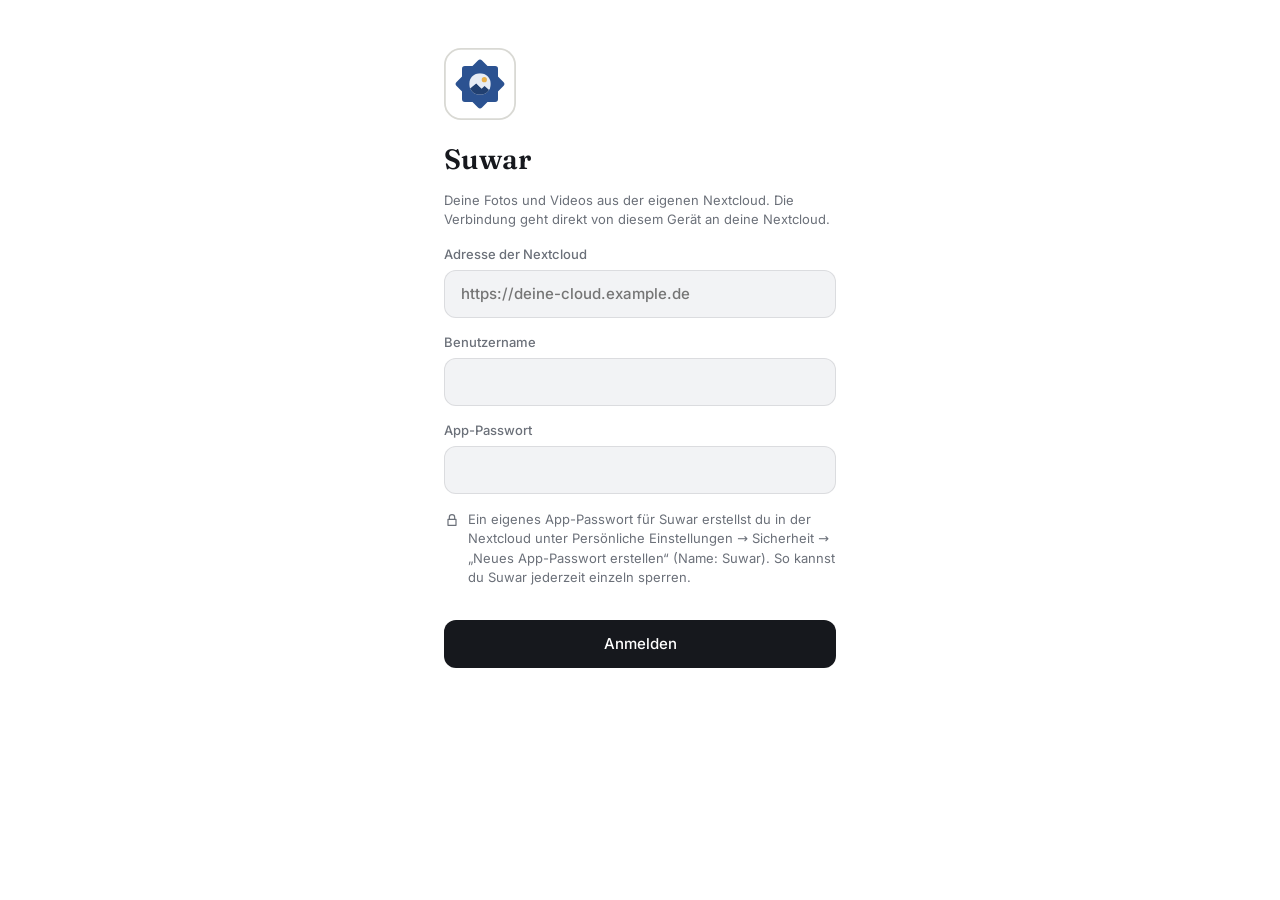
<file: index.html>
<!doctype html>
<html lang="de">
<head>
<meta charset="utf-8">
<meta name="viewport" content="width=device-width, initial-scale=1, viewport-fit=cover">
<meta http-equiv="Content-Security-Policy" content="default-src 'self'; script-src 'self'; style-src 'self'; img-src 'self' blob: data:; media-src 'self' blob:; connect-src https: http://localhost:* http://127.0.0.1:*; worker-src 'self'; manifest-src 'self'">
<meta name="referrer" content="no-referrer">
<title>Suwar</title>
<meta name="description" content="Fotos und Videos aus der eigenen Nextcloud">
<meta name="theme-color" content="#FFFFFF" media="(prefers-color-scheme: light)">
<meta name="theme-color" content="#0E1626" media="(prefers-color-scheme: dark)">
<meta name="apple-mobile-web-app-capable" content="yes">
<meta name="apple-mobile-web-app-title" content="Suwar">
<link rel="manifest" href="manifest.webmanifest">
<link rel="icon" href="icons/stern-64.png" sizes="64x64">
<link rel="apple-touch-icon" href="icons/bergstern-180.png">
<link rel="stylesheet" href="stil.css">
</head>
<body>
<div id="app"><p class="leer">Suwar wird geladen …</p></div>
<script src="js/standort.js"></script>
<script src="js/nc.js"></script>
<script src="js/medien.js"></script>
<script src="js/logo.js"></script>
<script src="js/app.js"></script>
</body>
</html>
</file>
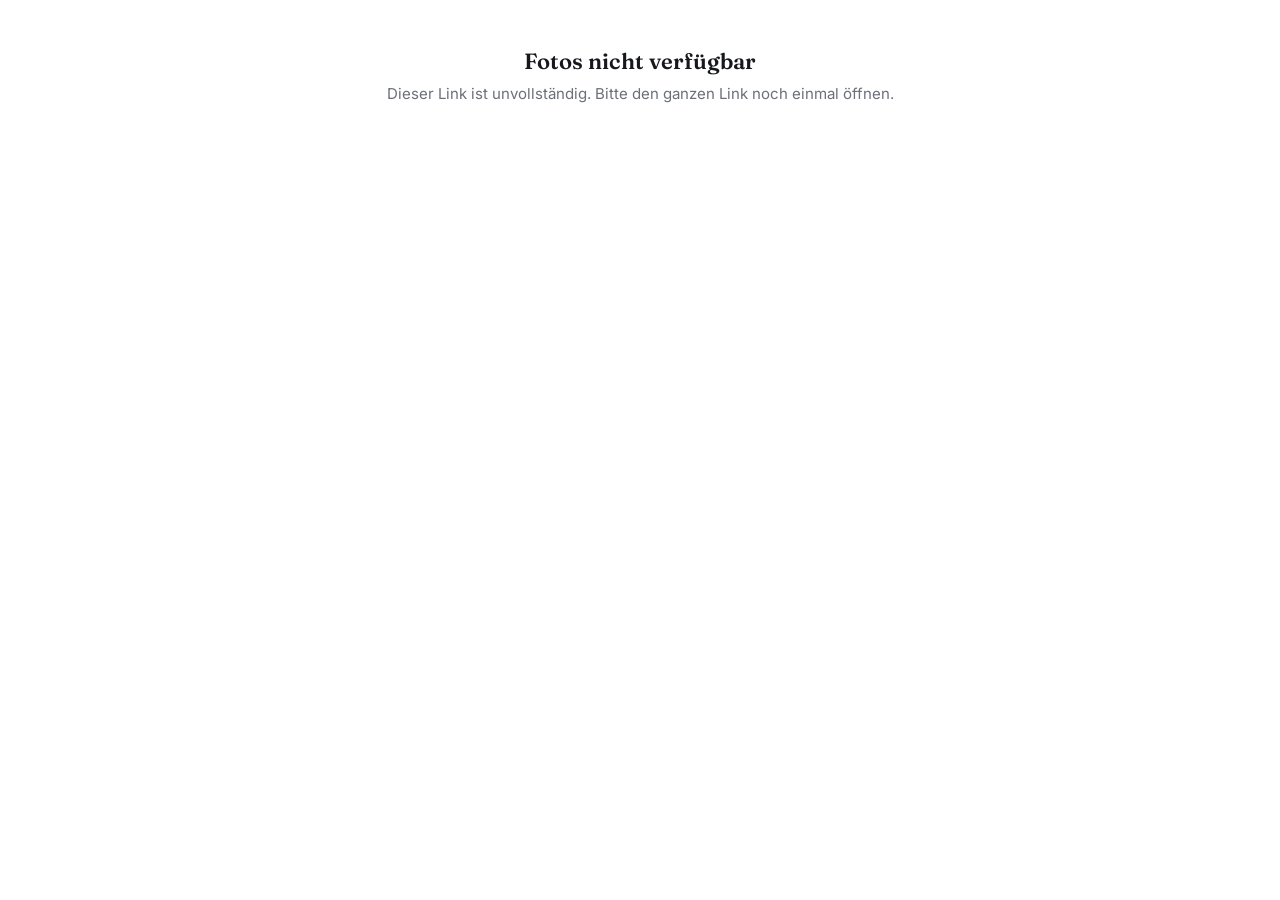
<file: gast.html>
<!doctype html>
<html lang="de">
<head>
<meta charset="utf-8">
<meta name="viewport" content="width=device-width, initial-scale=1, viewport-fit=cover">
<meta http-equiv="Content-Security-Policy" content="default-src 'self'; script-src 'self'; style-src 'self'; img-src 'self' https: http://localhost:* http://127.0.0.1:*; media-src https: http://localhost:* http://127.0.0.1:*; connect-src 'none'">
<meta name="referrer" content="no-referrer">
<meta name="robots" content="noindex">
<title>Geteilte Fotos</title>
<meta name="theme-color" content="#FFFFFF" media="(prefers-color-scheme: light)">
<meta name="theme-color" content="#0E1626" media="(prefers-color-scheme: dark)">
<link rel="icon" href="icons/stern-64.png">
<link rel="stylesheet" href="stil.css">
<link rel="stylesheet" href="gast.css">
</head>
<body>
<div id="gast"><p class="leer">Fotos werden geladen …</p></div>
<script src="js/gast.js"></script>
</body>
</html>
</file>
<file: stil.css>
/* Suwar – Richtung R1 „Stille Galerie“, Darkmode R2 „Nachthimmel“. Regeln und Werte: DESIGN.md, werkzeuge/pruefen/tokens.json */
@font-face { font-family: "Inter"; font-weight: 400; font-style: normal; font-display: swap; src: url("fonts/inter-latin-400.woff2") format("woff2"); }
@font-face { font-family: "Inter"; font-weight: 500; font-style: normal; font-display: swap; src: url("fonts/inter-latin-500.woff2") format("woff2"); }
@font-face { font-family: "Inter"; font-weight: 600; font-style: normal; font-display: swap; src: url("fonts/inter-latin-600.woff2") format("woff2"); }
@font-face { font-family: "Fraunces"; font-weight: 600; font-style: normal; font-display: swap; src: url("fonts/fraunces-latin-600.woff2") format("woff2"); }

:root {
  /* Fünf Farb-Tokens (hell) */
  --grund: #FFFFFF; --flaeche: #F2F3F5; --text: #16181D; --leise: #6B7079; --akzent: #2B5291;
  /* Ableitungen – keine neuen Farben */
  --linie: color-mix(in srgb, var(--text) 10%, transparent);
  --akzent-zart: color-mix(in srgb, var(--akzent) 14%, var(--grund));
  --auf-akzent: var(--grund);
  --auf-text: var(--grund);
  /* Schrift, Ecken, Bewegung */
  --schrift-text: "Inter", system-ui, -apple-system, "Segoe UI", sans-serif;
  --schrift-titel: "Fraunces", Georgia, "Times New Roman", serif;
  --radius: 12px;
  --dauer-sofort: 120ms; --dauer-kurz: 180ms; --dauer-mittel: 240ms; --dauer-lang: 360ms;
  --kurve-standard: cubic-bezier(.23, 1, .32, 1); --kurve-blatt: cubic-bezier(.32, .72, 0, 1);
  --sicher-unten: env(safe-area-inset-bottom, 0px); --sicher-oben: env(safe-area-inset-top, 0px);
  color-scheme: light;
  font-family: var(--schrift-text);
  color: var(--text); background: var(--grund); -webkit-tap-highlight-color: transparent;
}
@media (prefers-color-scheme: dark) {
  :root {
    /* Fünf Farb-Tokens (dunkel, R2 „Nachthimmel“) */
    --grund: #0E1626; --flaeche: #18233A; --text: #EEF1F6; --leise: #8C97AB; --akzent: #E8B04B;
    color-scheme: dark;
  }
}
* { box-sizing: border-box; }
html, body { margin: 0; height: 100%; }
/* Kein Zoom der ganzen Seite: zwei Finger ändern in der Galerie die Kachelgröße, in der Großansicht das Foto */
html { touch-action: pan-x pan-y; }
body { overscroll-behavior-y: contain; background: var(--grund); }
button, input, select, textarea { font: inherit; color: inherit; }
button { cursor: pointer; }
a { color: var(--akzent); }
:focus-visible { outline: 2px solid var(--akzent); outline-offset: 2px; }
.versteckt { display: none !important; }
.nur-leser { position: absolute; width: 1px; height: 1px; overflow: hidden; clip: rect(0 0 0 0); }
h1, h2 { text-wrap: balance; }

/* Grundaufbau */
#app { min-height: 100%; display: flex; flex-direction: column; }
.kopf { position: sticky; top: 0; z-index: 5; background: var(--grund); padding: calc(16px + var(--sicher-oben)) 16px 8px; display: flex; flex-direction: column; gap: 8px; }
.kopf-zeile { display: flex; align-items: center; gap: 8px; }
.kopf h1 { margin: 0; font: 600 28px/1.1 var(--schrift-titel); flex: 1; }
.suche { flex: 1; min-width: 0; display: flex; align-items: center; gap: 8px; height: 48px; padding: 0 8px 0 16px; border-radius: var(--radius); background: var(--flaeche); color: var(--leise); }
.suche input { flex: 1; min-width: 0; border: none; background: transparent; font-size: 15px; outline: none; color: var(--text); }
.suche input::placeholder { color: var(--leise); }
.suche svg { flex: none; }
.rund { flex: none; position: relative; width: 48px; height: 48px; border-radius: var(--radius); border: none; background: var(--flaeche); color: var(--text); display: inline-flex; align-items: center; justify-content: center; padding: 0; }
.rund.dunkel { background: var(--akzent); color: var(--auf-akzent); }
.rund.klein { width: 48px; height: 48px; background: transparent; }
.rund:disabled { opacity: .4; }
.konto-knopf { width: 48px; height: 48px; margin-right: -8px; padding: 0; border-radius: var(--radius); border: none; background: none; flex: none; display: grid; place-items: center; }
.konto-knopf svg, .himmel-logo svg { display: block; }
.himmel-kopf { display: flex; align-items: center; gap: 16px; }
.himmel-kopf p { margin: 4px 0 0; }
.gebetszeiten { display: grid; grid-template-columns: repeat(5, minmax(0, 1fr)); gap: 8px; }
.gebetszeiten div { display: flex; flex-direction: column; align-items: center; gap: 4px; padding: 8px 0; border-radius: var(--radius); background: var(--flaeche); }
.gebetszeiten span { font-size: 12px; color: var(--leise); }
.gebetszeiten b { font-size: 15px; font-weight: 600; font-variant-numeric: tabular-nums; }
.himmel-logo { border: none; background: none; padding: 0; border-radius: var(--radius); flex: none; }
.zaehler { position: absolute; right: -4px; top: -4px; min-width: 18px; height: 18px; padding: 0 4px; border-radius: var(--radius); background: var(--akzent); color: var(--auf-akzent); font-size: 12px; font-weight: 600; display: flex; align-items: center; justify-content: center; }
.chips { display: flex; gap: 8px; overflow-x: auto; scrollbar-width: none; align-items: center; }
.chips::-webkit-scrollbar { display: none; }
.chip { flex: none; height: 32px; padding: 0 16px; border-radius: var(--radius); border: none; background: var(--flaeche); color: var(--text); font-size: 13px; font-weight: 500; display: inline-flex; align-items: center; gap: 4px; }
.chip.an { background: var(--akzent); color: var(--auf-akzent); }
.chip.filter { background: var(--akzent-zart); color: var(--text); }
.chip.text { background: transparent; color: var(--akzent); padding: 0 8px; }
.inhalt { flex: 1; padding-bottom: calc(64px + 16px + var(--sicher-unten)); }

/* Leiste unten */
.leiste { position: fixed; left: 0; right: 0; bottom: 0; z-index: 6; display: flex; padding: 8px 8px calc(8px + var(--sicher-unten)); background: var(--grund); border-top: 1px solid var(--linie); }
.leiste a, .leiste button { flex: 1; min-height: 48px; display: flex; flex-direction: column; align-items: center; justify-content: center; gap: 4px; padding: 0; text-decoration: none; color: var(--leise); font-size: 12px; font-weight: 500; border: none; background: none; }
.leiste .an { color: var(--akzent); }
.leiste.aktionen button { color: var(--text); }
.leiste.aktionen button.gefahr { color: var(--text); font-weight: 600; }

/* Galerie */
.tag-kopf { padding: 24px 16px 8px; display: flex; justify-content: space-between; align-items: baseline; gap: 16px; font: 600 22px/1.15 var(--schrift-titel); color: var(--text); }
.tag-kopf > :not(:first-child) { font: 400 13px/1 var(--schrift-text); color: var(--leise); }
.raster { display: grid; grid-template-columns: repeat(var(--spalten, 4), minmax(0, 1fr)); gap: 2px; }
@media (min-width: 1100px) { .inhalt, .kopf { max-width: 1400px; width: 100%; margin: 0 auto; } }
.kachel { position: relative; aspect-ratio: 1; background: var(--flaeche); border: none; padding: 0; overflow: hidden; display: block; width: 100%; }
.kachel img { width: 100%; height: 100%; object-fit: cover; display: block; opacity: 0; transition: opacity var(--dauer-mittel) ease; }
.kachel img.da { opacity: 1; }
/* Ausnahme Bildschleier: nur auf Fotos (DESIGN.md 3) */
.kachel .marke { position: absolute; right: 4px; bottom: 4px; display: flex; align-items: center; gap: 4px; padding: 0 8px; height: 18px; border-radius: var(--radius); background: rgba(0, 0, 0, .5); color: #FFFFFF; font-size: 12px; }
.kachel .auswahl { position: absolute; left: 8px; top: 8px; width: 24px; height: 24px; border-radius: var(--radius); border: 2px solid #FFFFFF; background: rgba(0, 0, 0, .5); }
.kachel.gewaehlt { outline: 3px solid var(--akzent); outline-offset: -3px; }
.kachel.gewaehlt .auswahl { background: var(--akzent); border-color: var(--akzent); }
.kachel.gewaehlt .auswahl::after { content: ""; position: absolute; left: 6px; top: 2px; width: 6px; height: 11px; border: solid var(--auf-akzent); border-width: 0 2px 2px 0; transform: rotate(45deg); }
.leer { padding: 48px 24px; text-align: center; color: var(--leise); line-height: 1.6; font-size: 15px; }
.leer h2 { color: var(--text); font: 600 22px/1.2 var(--schrift-titel); margin: 0 0 8px; }
.ladestreifen { height: 3px; position: relative; overflow: hidden; background: var(--flaeche); }
.ladestreifen::after { content: ""; position: absolute; inset: 0; width: 40%; background: var(--akzent); animation: laden 1.2s linear infinite; }
@keyframes laden { from { transform: translateX(-100%); } to { transform: translateX(250%); } }

/* Karten, Formulare, Listen */
.seite { padding: 8px 16px 24px; display: flex; flex-direction: column; gap: 16px; max-width: 720px; width: 100%; margin: 0 auto; }
.karte { background: var(--grund); border: 1px solid var(--linie); border-radius: var(--radius); padding: 16px; display: flex; flex-direction: column; gap: 16px; }
.karte h2 { margin: 0; font-size: 17px; font-weight: 600; }
.karte p { margin: 0; color: var(--leise); line-height: 1.55; font-size: 15px; }
label.feld { display: flex; flex-direction: column; gap: 8px; font-size: 13px; font-weight: 500; color: var(--leise); }
.feld input, .feld select, .feld textarea { width: 100%; min-width: 0; height: 48px; padding: 0 16px; border-radius: var(--radius); border: 1px solid var(--linie); background: var(--flaeche); font-size: 15px; color: var(--text); }
.feld textarea { height: 96px; padding: 8px 16px; }
.knopf { height: 48px; padding: 0 16px; border-radius: var(--radius); border: none; background: var(--flaeche); font-size: 15px; font-weight: 500; display: inline-flex; align-items: center; justify-content: center; gap: 8px; text-decoration: none; color: var(--text); }
.knopf.haupt { background: var(--text); color: var(--auf-text); }
.knopf.gefahr { background: var(--flaeche); color: var(--text); font-weight: 600; }
.knopf:disabled { opacity: .5; }
.zeile { display: flex; gap: 8px; align-items: center; }
.zeile > .knopf { flex: 1; }
/* Feld neben Knopf oder Feld: Felder teilen sich die Breite, nichts ragt über die Karte hinaus */
.zeile > .feld { flex: 1; min-width: 0; }
.zeile:has(> .feld) { align-items: flex-end; }
.zeile:has(> .feld) > .knopf { flex: none; }
.liste { display: flex; flex-direction: column; }
.liste > * { display: flex; align-items: center; gap: 16px; padding: 16px 0; border-bottom: 1px solid var(--linie); }
.liste > *:last-child { border-bottom: none; }
.liste .wachsen { flex: 1; min-width: 0; display: flex; flex-direction: column; gap: 4px; }
.liste .klein { font-size: 13px; color: var(--leise); overflow-wrap: anywhere; }
.haken { display: flex; align-items: center; gap: 8px; font-size: 15px; min-height: 48px; }
.haken input { width: 24px; height: 24px; accent-color: var(--akzent); }
.protokoll { font-family: var(--schrift-text); font-variant-numeric: tabular-nums; font-size: 12px; background: var(--flaeche); border-radius: var(--radius); padding: 8px 16px; max-height: 180px; overflow: auto; white-space: pre-wrap; }
.fortschritt { height: 8px; border-radius: var(--radius); background: var(--flaeche); overflow: hidden; }
.fortschritt > div { height: 100%; background: var(--akzent); width: 100%; transform-origin: left; transform: scaleX(0); transition: transform var(--dauer-mittel) var(--kurve-standard); }
.hinweis { display: flex; gap: 8px; align-items: flex-start; font-size: 13px; color: var(--leise); line-height: 1.5; margin: 0; }
.hinweis svg { flex: none; margin-top: 2px; }
code { background: var(--flaeche); padding: 0 4px; border-radius: var(--radius); font-size: 13px; }

/* Blatt (von unten) – Ausnahme Abdunklung (DESIGN.md 3) */
.schleier { position: fixed; inset: 0; z-index: 20; display: flex; align-items: flex-end; justify-content: center; }
/* Die Abdunklung liegt auf einer eigenen Ebene, damit nur sie überblendet und das Blatt deckend bleibt */
.schleier::before { content: ""; position: absolute; inset: 0; background: rgba(0, 0, 0, .4); }
.blatt { position: relative; width: 100%; max-width: 560px; max-height: 88vh; overflow: auto; background: var(--grund); border-radius: var(--radius) var(--radius) 0 0; padding: 8px 16px calc(16px + var(--sicher-unten)); display: flex; flex-direction: column; gap: 16px; }
.blatt .griff { width: 40px; height: 4px; border-radius: var(--radius); background: var(--linie); margin: 0 auto; }
.blatt h2 { margin: 0; font: 600 22px/1.2 var(--schrift-titel); }
.blatt h3 { margin: 8px 0 0; font-size: 13px; color: var(--leise); font-weight: 600; }
@media (min-width: 700px) { .schleier { align-items: center; } .blatt { border-radius: var(--radius); } }

/* Großansicht – derselbe Grund wie die App (R1b/R2b) */
.ansicht { position: fixed; inset: 0; z-index: 30; color: var(--text); display: flex; flex-direction: column; --deckung: 1; }
/* Grund als eigene Ebene: beim Herunterziehen wird er durchsichtig und die Galerie scheint durch */
.ansicht::before { content: ""; position: absolute; inset: 0; z-index: -1; background: var(--grund); opacity: var(--deckung); transition: opacity var(--dauer-mittel) var(--kurve-standard); }
.ansicht .ansicht-kopf, .ansicht .ansicht-fuss { opacity: var(--deckung); transition: opacity var(--dauer-mittel) var(--kurve-standard); }
.ansicht.zieht::before, .ansicht.zieht .ansicht-kopf, .ansicht.zieht .ansicht-fuss { transition: none; }
.ansicht.zieht .info, .ansicht.fliegt .info { opacity: 0; }
.ansicht-kopf, .ansicht-fuss { display: flex; align-items: center; gap: 8px; padding: 8px; }
.ansicht-kopf { padding-top: calc(8px + var(--sicher-oben)); }
.ansicht-fuss { padding-bottom: calc(8px + var(--sicher-unten)); justify-content: space-around; }
.ansicht .rund { background: transparent; color: var(--text); }
.ansicht-titel { flex: 1; min-width: 0; display: flex; flex-direction: column; gap: 4px; font-size: 13px; color: var(--leise); font-variant-numeric: tabular-nums; }
.ansicht-titel b { color: var(--text); font-size: 15px; font-weight: 600; }
.buehne { flex: 1; min-height: 0; display: flex; align-items: center; justify-content: center; position: relative; touch-action: none; overflow: hidden; }
.buehne img, .buehne video { max-width: 100%; max-height: 100%; object-fit: contain; }
/* Bild immer in voller Anzeigegröße – egal ob kleines Vorschaubild oder großes Bild, nichts springt */
.buehne img.voll { position: absolute; inset: 0; width: 100%; height: 100%; max-width: none; max-height: none; transform-origin: center; will-change: transform; user-select: none; -webkit-user-drag: none; }
.buehne video { touch-action: auto; }
.buehne .lade { position: absolute; color: var(--leise); font-size: 13px; }
.ansicht-fuss button { min-width: 64px; min-height: 48px; display: flex; flex-direction: column; align-items: center; justify-content: center; gap: 4px; background: none; border: none; border-radius: var(--radius); color: var(--text); font-size: 12px; font-weight: 500; padding: 0 8px; }
.ansicht-mitte { flex: 1; min-height: 0; position: relative; display: flex; }
.ansicht-mitte .buehne { flex: 1; }
/* Info legt sich über den unteren Bildrand und verschiebt nichts – einfarbige Fläche, kein Verlauf */
.info { position: absolute; left: 0; right: 0; bottom: 0; z-index: 2; padding: 16px; font-size: 13px; line-height: 1.5; color: var(--text); font-variant-numeric: tabular-nums; display: flex; flex-wrap: wrap; gap: 4px 16px;
  background: color-mix(in srgb, var(--grund) 94%, transparent); border-top: 1px solid var(--linie);
  opacity: 0; transform: translateY(8px); pointer-events: none; transition: opacity var(--dauer-kurz) var(--kurve-standard), transform var(--dauer-kurz) var(--kurve-standard); }
.info.offen { opacity: 1; transform: none; pointer-events: auto; }
.ansicht .rund.an { background: var(--flaeche); }

/* Aufräum-Modus */
.aufraeumen { flex: 1; display: flex; flex-direction: column; padding: 8px 16px calc(64px + 16px + var(--sicher-unten)); gap: 16px; max-width: 560px; width: 100%; margin: 0 auto; }
.stapel { position: relative; flex: 1; min-height: 300px; }
.stapel .hinten { position: absolute; left: 16px; right: 16px; top: 16px; bottom: 48px; border-radius: var(--radius); background: var(--flaeche); }
.foto-karte { position: absolute; inset: 0 0 40px; border-radius: var(--radius); background: var(--grund); border: 1px solid var(--linie); display: flex; flex-direction: column; overflow: hidden; touch-action: none; user-select: none; transition: transform var(--dauer-mittel) var(--kurve-standard), opacity var(--dauer-mittel) var(--kurve-standard); }
.foto-karte .bild { flex: 1; min-height: 0; background: var(--flaeche); display: flex; align-items: center; justify-content: center; overflow: hidden; }
.foto-karte .bild img { width: 100%; height: 100%; object-fit: contain; pointer-events: none; }
.foto-karte .unter { display: flex; justify-content: space-between; align-items: center; gap: 8px; padding: 8px 16px; font-size: 13px; color: var(--leise); }
.foto-karte .stempel { position: absolute; top: 16px; padding: 4px 16px; border-radius: var(--radius); font-weight: 600; font-size: 17px; border: 2px solid; opacity: 0; background: var(--grund); }
.stempel.weg { right: 16px; color: var(--text); }
.stempel.bleibt { left: 16px; color: var(--akzent); }
.wisch-hinweis { position: absolute; left: 0; right: 0; bottom: 8px; display: flex; justify-content: space-between; font-size: 13px; color: var(--leise); padding: 0 4px; }
.entscheiden { display: flex; justify-content: center; align-items: center; gap: 24px; }
.entscheiden .gross { width: 64px; height: 64px; }
.entscheiden .gross:last-child { background: var(--akzent); color: var(--auf-akzent); }
.marke-rot { padding: 4px 8px; border-radius: var(--radius); background: var(--flaeche); color: var(--text); font-size: 12px; font-weight: 600; white-space: nowrap; }

/* Hinweis unten */
.toast { position: fixed; left: 50%; bottom: calc(96px + var(--sicher-unten)); transform: translateX(-50%); z-index: 50; background: var(--text); color: var(--auf-text); padding: 8px 16px; min-height: 48px; border-radius: var(--radius); font-size: 15px; display: flex; gap: 16px; align-items: center; max-width: calc(100% - 32px); }
.toast button { background: none; border: none; color: var(--auf-text); font-weight: 600; text-decoration: underline; padding: 0; min-height: 48px; }

/* Anmeldung */
.anmeldung { max-width: 440px; margin: 0 auto; padding: calc(48px + var(--sicher-oben)) 24px 32px; display: flex; flex-direction: column; gap: 16px; }
.anmeldung .logo { width: 72px; height: 72px; display: block; }
.anmeldung h1 { margin: 8px 0 0; font: 600 28px/1.1 var(--schrift-titel); }
.fehler { color: var(--text); font-size: 15px; font-weight: 600; }

/* ---------- Bewegung: DESIGN.md 7 ---------- */
.knopf, .chip, .rund, .leiste button, .ansicht-fuss button { transition: transform var(--dauer-sofort) var(--kurve-standard), background-color var(--dauer-sofort) ease, color var(--dauer-sofort) ease, opacity var(--dauer-sofort) ease; }
.knopf:active, .chip:active, .rund:active, .leiste button:active, .ansicht-fuss button:active { transform: scale(.96); }
.kachel { transition: transform var(--dauer-sofort) var(--kurve-standard); }
.kachel:active { transform: scale(.97); }
@media (prefers-reduced-motion: no-preference) {
  .einblenden { animation: einblenden var(--dauer-mittel) var(--kurve-standard); }
  .schleier::before { animation: einblenden var(--dauer-mittel) var(--kurve-standard); }
  .schleier .blatt { animation: hochgleiten var(--dauer-lang) var(--kurve-blatt); }
  .schleier.zu::before { animation: ausblenden var(--dauer-mittel) var(--kurve-standard) forwards; }
  .schleier.zu .blatt { animation: runtergleiten var(--dauer-mittel) var(--kurve-blatt) forwards; }
  .ansicht { animation: ansichtEin var(--dauer-mittel) var(--kurve-standard); }
  .ansicht.zu { animation: ausblenden var(--dauer-kurz) var(--kurve-standard) forwards; }
  .toast { animation: toastEin var(--dauer-mittel) var(--kurve-standard); }
  .toast.zu { animation: toastAus var(--dauer-kurz) var(--kurve-standard) forwards; }
  .buehne img.voll.rein-rechts { animation: reinRechts var(--dauer-mittel) var(--kurve-standard); }
  .buehne img.voll.rein-links { animation: reinLinks var(--dauer-mittel) var(--kurve-standard); }
  .buehne video.weich { animation: einblenden var(--dauer-mittel) var(--kurve-standard); }
  .foto-karte.neu { animation: karteEin var(--dauer-lang) var(--kurve-standard); }
  .leer { animation: einblenden var(--dauer-lang) var(--kurve-standard); }
}
@keyframes einblenden { from { opacity: 0; } to { opacity: 1; } }
@keyframes ausblenden { from { opacity: 1; } to { opacity: 0; } }
/* Blatt bleibt deckend und gleitet ganz von unten herein – nichts scheint durch */
@keyframes hochgleiten { from { transform: translateY(100%); } to { transform: none; } }
@keyframes runtergleiten { from { transform: none; } to { transform: translateY(100%); } }
@keyframes ansichtEin { from { opacity: 0; transform: scale(.985); } to { opacity: 1; transform: none; } }
@keyframes toastEin { from { opacity: 0; transform: translate(-50%, 12px); } to { opacity: 1; transform: translate(-50%, 0); } }
@keyframes toastAus { from { opacity: 1; transform: translate(-50%, 0); } to { opacity: 0; transform: translate(-50%, 8px); } }
@keyframes reinRechts { from { transform: translateX(28%); opacity: 0; } to { transform: none; opacity: 1; } }
@keyframes reinLinks { from { transform: translateX(-28%); opacity: 0; } to { transform: none; opacity: 1; } }
@keyframes karteEin { from { transform: scale(.96) translateY(8px); opacity: 0; } to { transform: none; opacity: 1; } }
@media (prefers-reduced-motion: reduce) {
  /* nur Überblenden: keine Verschiebung, keine Skalierung */
  *, *::before, *::after { transition-property: opacity, background-color, color !important; }
  .einblenden, .schleier::before, .schleier .blatt, .ansicht, .toast, .leer, .foto-karte.neu, .buehne img.voll.rein-rechts, .buehne img.voll.rein-links { animation: einblenden var(--dauer-kurz) ease; }
  .schleier.zu::before, .schleier.zu .blatt, .ansicht.zu, .toast.zu { animation: ausblenden var(--dauer-kurz) ease forwards; }
  .toast, .toast.zu { transform: translateX(-50%); }
}
/* Galerie-Zoom: Wechsel der Kachelgröße blendet weich über (View Transitions), Dauer aus den Tokens */
::view-transition-old(root), ::view-transition-new(root) { animation-duration: var(--dauer-kurz); animation-timing-function: var(--kurve-standard); }
</file>
<file: gast.css>
/* Gästeseite: so sehen Empfänger einen Suwar-Link. Regeln: DESIGN.md */
.g-kopf { max-width: 1200px; margin: 0 auto; padding: calc(32px + var(--sicher-oben)) 24px 16px; display: flex; flex-direction: column; gap: 8px; }
.g-kopf h1 { margin: 0; font: 600 28px/1.1 var(--schrift-titel); }
.g-kopf .klein { color: var(--leise); font-size: 15px; }
.g-kopf .knopf { align-self: flex-start; margin-top: 8px; }
.mauer { max-width: 1200px; margin: 0 auto; padding: 0 16px; columns: 2 160px; column-gap: 8px; }
@media (min-width: 700px) { .mauer { columns: 3 220px; } }
@media (min-width: 1100px) { .mauer { columns: 4 240px; } }
.mauer button { position: relative; display: block; width: 100%; margin: 0 0 8px; padding: 0; border: none; border-radius: 0; overflow: hidden; background: var(--flaeche); break-inside: avoid; min-height: 80px; }
.mauer img { display: block; width: 100%; height: auto; }
/* Ausnahme Bildschleier: nur auf Fotos (DESIGN.md 3) */
.mauer .marke { position: absolute; right: 8px; bottom: 8px; display: flex; align-items: center; gap: 4px; padding: 0 8px; height: 18px; border-radius: var(--radius); background: rgba(0, 0, 0, .5); color: #FFFFFF; font-size: 12px; }
.g-fuss { max-width: 1200px; margin: 16px auto 0; padding: 16px 24px calc(24px + var(--sicher-unten)); border-top: 1px solid var(--linie); font-size: 13px; color: var(--leise); display: flex; gap: 8px; align-items: center; }
.ansicht a.rund { color: var(--text); }
</file>
